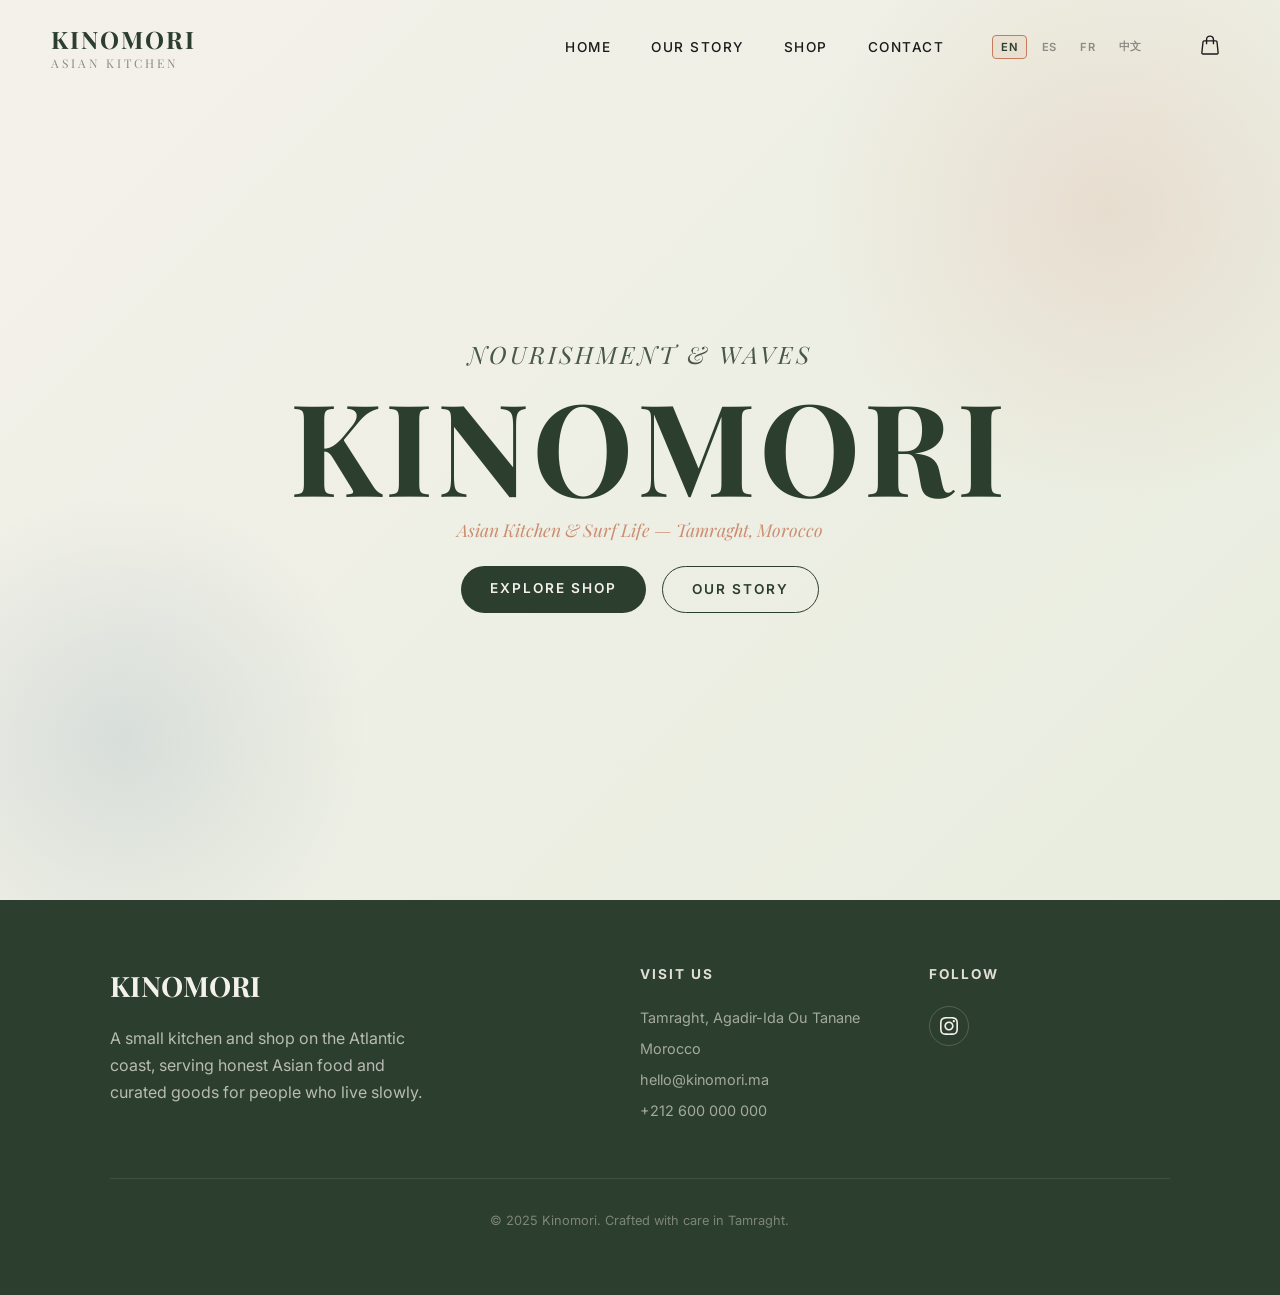
<file: index.html>
<!DOCTYPE html>
<html lang="en">
<head>
  <meta charset="UTF-8">
  <meta name="viewport" content="width=device-width, initial-scale=1.0">
  <meta data-i18n-title="meta.home_title">
  <title>Kinomori — Asian Kitchen & Surf Life | Tamraght, Morocco</title>
  <meta name="description" content="Kinomori: Asian cuisine & lifestyle in Tamraght, Morocco. Fresh flavors, surf vibes, and mindful living.">

  <link rel="preconnect" href="https://fonts.googleapis.com">
  <link rel="preconnect" href="https://fonts.gstatic.com" crossorigin>
  <link href="https://fonts.googleapis.com/css2?family=Inter:wght@300;400;500;600;700&family=Playfair+Display:ital,wght@0,400;0,700;1,400&display=swap" rel="stylesheet">
  <link rel="stylesheet" href="css/style.css">
  <style>
    /* ===== LANDING: Fullscreen hero, scroll to footer ===== */
    .hero {
      height: 100dvh;
      min-height: 100dvh;
      display: flex;
      flex-direction: column;
      justify-content: center;
      align-items: center;
      padding: 5rem 5% 2rem;
      position: relative;
    }
    .hero .scroll-indicator {
      display: none;
    }
    .hero-content {
      text-align: center;
      max-width: 700px;
      width: 100%;
    }
    .hero-subtitle {
      font-family: 'Playfair Display', serif;
      font-style: italic;
      font-size: clamp(0.95rem, 3vw, 1.5rem);
      color: var(--forest);
      opacity: 0.85;
      margin-bottom: 0.2rem;
    }
    .hero-content h1 {
      font-size: clamp(3.5rem, 12vw, 8rem);
      line-height: 1.05;
      margin-bottom: 0.4rem;
    }
    .hero-location {
      font-size: clamp(0.85rem, 2.2vw, 1.1rem);
      max-width: 90%;
      margin: 0 auto 1.5rem;
      line-height: 1.4;
      opacity: 0.85;
    }
    .hero-buttons {
      display: flex;
      gap: 1rem;
      justify-content: center;
      flex-wrap: wrap;
    }
    .hero-buttons .btn {
      padding: 0.7rem 1.8rem;
      font-size: 0.85rem;
    }

    /* Footer: normal flow below hero */
    footer.contact {
      padding: 4rem 5%;
    }

    /* ===== MOBILE ===== */
    @media (max-width: 480px) {
      .hero {
        padding: 4.5rem 5% 1.5rem;
      }
      .hero-content h1 {
        font-size: clamp(3rem, 14vw, 5.5rem);
      }
      .hero-subtitle {
        font-size: 0.95rem;
      }
      .hero-location {
        font-size: 0.82rem;
        margin-bottom: 1.2rem;
      }
      .hero-buttons .btn {
        padding: 0.6rem 1.5rem;
        font-size: 0.82rem;
      }
      footer.contact {
        padding: 2.5rem 5%;
      }
    }
  </style>
</head>
<body>

  <!-- Navbar injected by components.js -->
  <nav class="navbar" id="navbar"></nav>

  <!-- ==================== HERO (fullscreen) ==================== -->
  <section class="hero" id="home">
    <div class="hero-content">
      <p class="hero-subtitle" data-i18n="hero.subtitle">Nourishment & Waves</p>
      <h1 data-i18n="hero.title">KINOMORI</h1>
      <p class="hero-location" data-i18n="hero.location">Asian Kitchen & Surf Life — Tamraght, Morocco</p>
      <div class="hero-buttons">
        <a href="shop.html" class="btn btn-primary" data-i18n="hero.btn_shop">Explore Shop</a>
        <a href="story.html" class="btn btn-outline" data-i18n="hero.btn_story">Our Story</a>
      </div>
    </div>
  </section>

  <!-- ==================== FOOTER (scroll down to see) ==================== -->
  <footer class="contact" id="footer"></footer>

  <script src="js/i18n.js"></script>
  <script src="js/components.js"></script>
  <script src="js/cart.js"></script>
  <script src="js/main.js"></script>
</body>
</html>
</file>
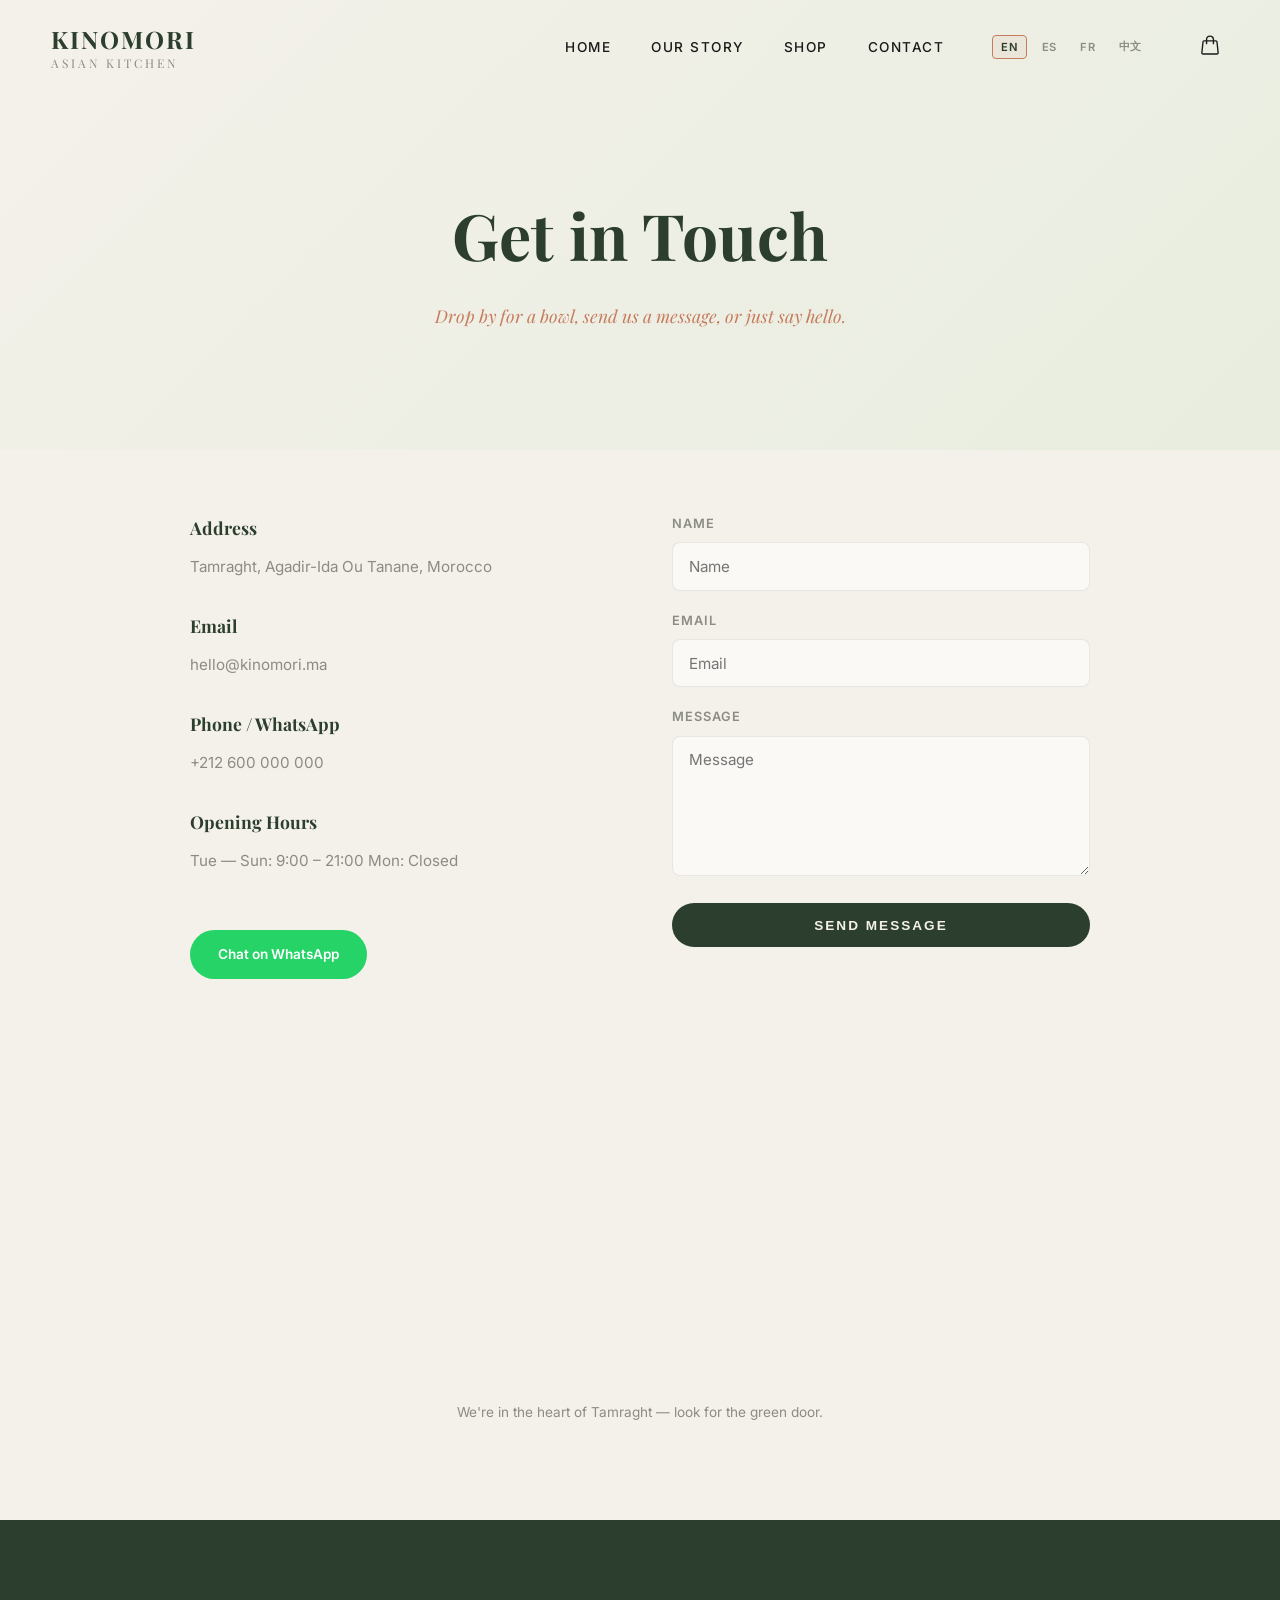
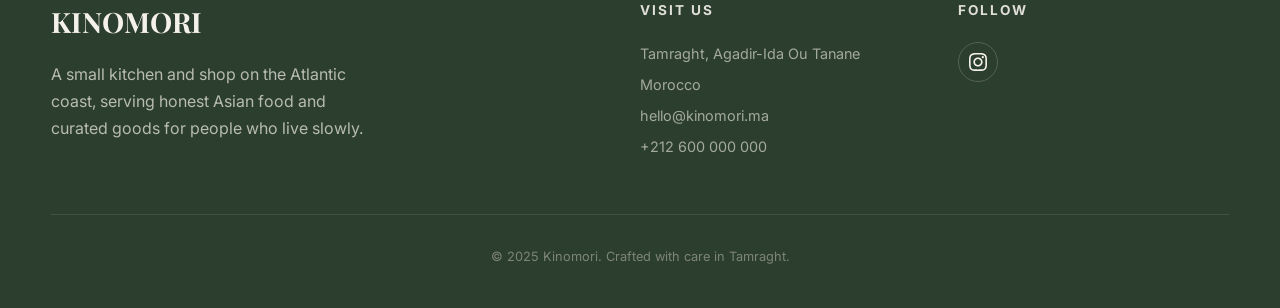
<file: contact.html>
<!DOCTYPE html>
<html lang="en">
<head>
  <meta charset="UTF-8">
  <meta name="viewport" content="width=device-width, initial-scale=1.0">
  <meta data-i18n-title="meta.contact_title">
  <title>Contact | Kinomori — Tamraght, Morocco</title>
  <meta name="description" content="Get in touch with Kinomori in Tamraght, Morocco. Visit us, send a message, or chat on WhatsApp.">

  <link rel="preconnect" href="https://fonts.googleapis.com">
  <link rel="preconnect" href="https://fonts.gstatic.com" crossorigin>
  <link href="https://fonts.googleapis.com/css2?family=Inter:wght@300;400;500;600;700&family=Playfair+Display:ital,wght@0,400;0,700;1,400&display=swap" rel="stylesheet">
  <link rel="stylesheet" href="css/style.css">
</head>
<body>

  <nav class="navbar" id="navbar"></nav>

  <!-- ==================== PAGE HEADER ==================== -->
  <header class="page-header">
    <div>
      <h1 data-i18n="contact.heading">Get in Touch</h1>
      <p data-i18n="contact.subheading">Drop by for a bowl, send us a message, or just say hello.</p>
    </div>
  </header>

  <!-- ==================== CONTACT ==================== -->
  <section class="section contact-section">
    <div class="container">
      <div class="contact-grid-modern reveal">
        <div class="contact-info-side">
          <div class="contact-info-block" style="margin-bottom:2rem;">
            <h4 data-i18n="contact.address_label">Address</h4>
            <p data-i18n="contact.address">Tamraght, Agadir-Ida Ou Tanane, Morocco</p>
          </div>
          <div class="contact-info-block" style="margin-bottom:2rem;">
            <h4 data-i18n="contact.email_label">Email</h4>
            <a href="mailto:hello@kinomori.ma">hello@kinomori.ma</a>
          </div>
          <div class="contact-info-block" style="margin-bottom:2rem;">
            <h4 data-i18n="contact.phone_label">Phone / WhatsApp</h4>
            <a href="https://wa.me/212600000000" target="_blank">+212 600 000 000</a>
          </div>
          <div class="contact-info-block" style="margin-bottom:2rem;">
            <h4 data-i18n="contact.hours_label">Opening Hours</h4>
            <p data-i18n="contact.hours">Tue — Sun: 9:00 – 21:00<br>Mon: Closed</p>
          </div>
          <a href="https://wa.me/212600000000" target="_blank" class="whatsapp-cta" data-i18n="contact.whatsapp_btn">Chat on WhatsApp</a>
        </div>

        <div class="contact-form-side">
          <form class="contact-form" action="mailto:hello@kinomori.ma" method="post" enctype="text/plain">
            <label for="name" data-i18n="contact.form_name">Name</label>
            <input type="text" id="name" name="name" required data-i18n-placeholder="contact.form_name">

            <label for="email" data-i18n="contact.form_email">Email</label>
            <input type="email" id="email" name="email" required data-i18n-placeholder="contact.form_email">

            <label for="message" data-i18n="contact.form_message">Message</label>
            <textarea id="message" name="message" required data-i18n-placeholder="contact.form_message"></textarea>

            <button type="submit" class="btn btn-primary" style="width:100%;" data-i18n="contact.form_submit">Send Message</button>
          </form>
        </div>
      </div>

      <div class="reveal" style="margin-top:3rem; text-align:center;">
        <iframe
          class="map-embed"
          src="https://www.google.com/maps/embed?pb=!1m18!1m12!1m3!1d13746.5!2d-9.68!3d30.51!2m3!1f0!2f0!3f0!3m2!1i1024!2i768!4f13.1!3m3!1m2!1s0xdb1f949df9eb8c5%3A0x71c135ce8f4f4c2f!2sTamraght!5e0!3m2!1sen!2sma!4v1700000000000"
          allowfullscreen=""
          loading="lazy"
          referrerpolicy="no-referrer-when-downgrade">
        </iframe>
        <p style="margin-top:1rem; font-size:0.85rem; color:var(--stone);" data-i18n="contact.map_caption">We're in the heart of Tamraght — look for the green door.</p>
      </div>
    </div>
  </section>

  <footer class="contact" id="footer"></footer>

  <script src="js/i18n.js"></script>
  <script src="js/components.js"></script>
  <script src="js/cart.js"></script>
  <script src="js/main.js"></script>
</body>
</html>
</file>
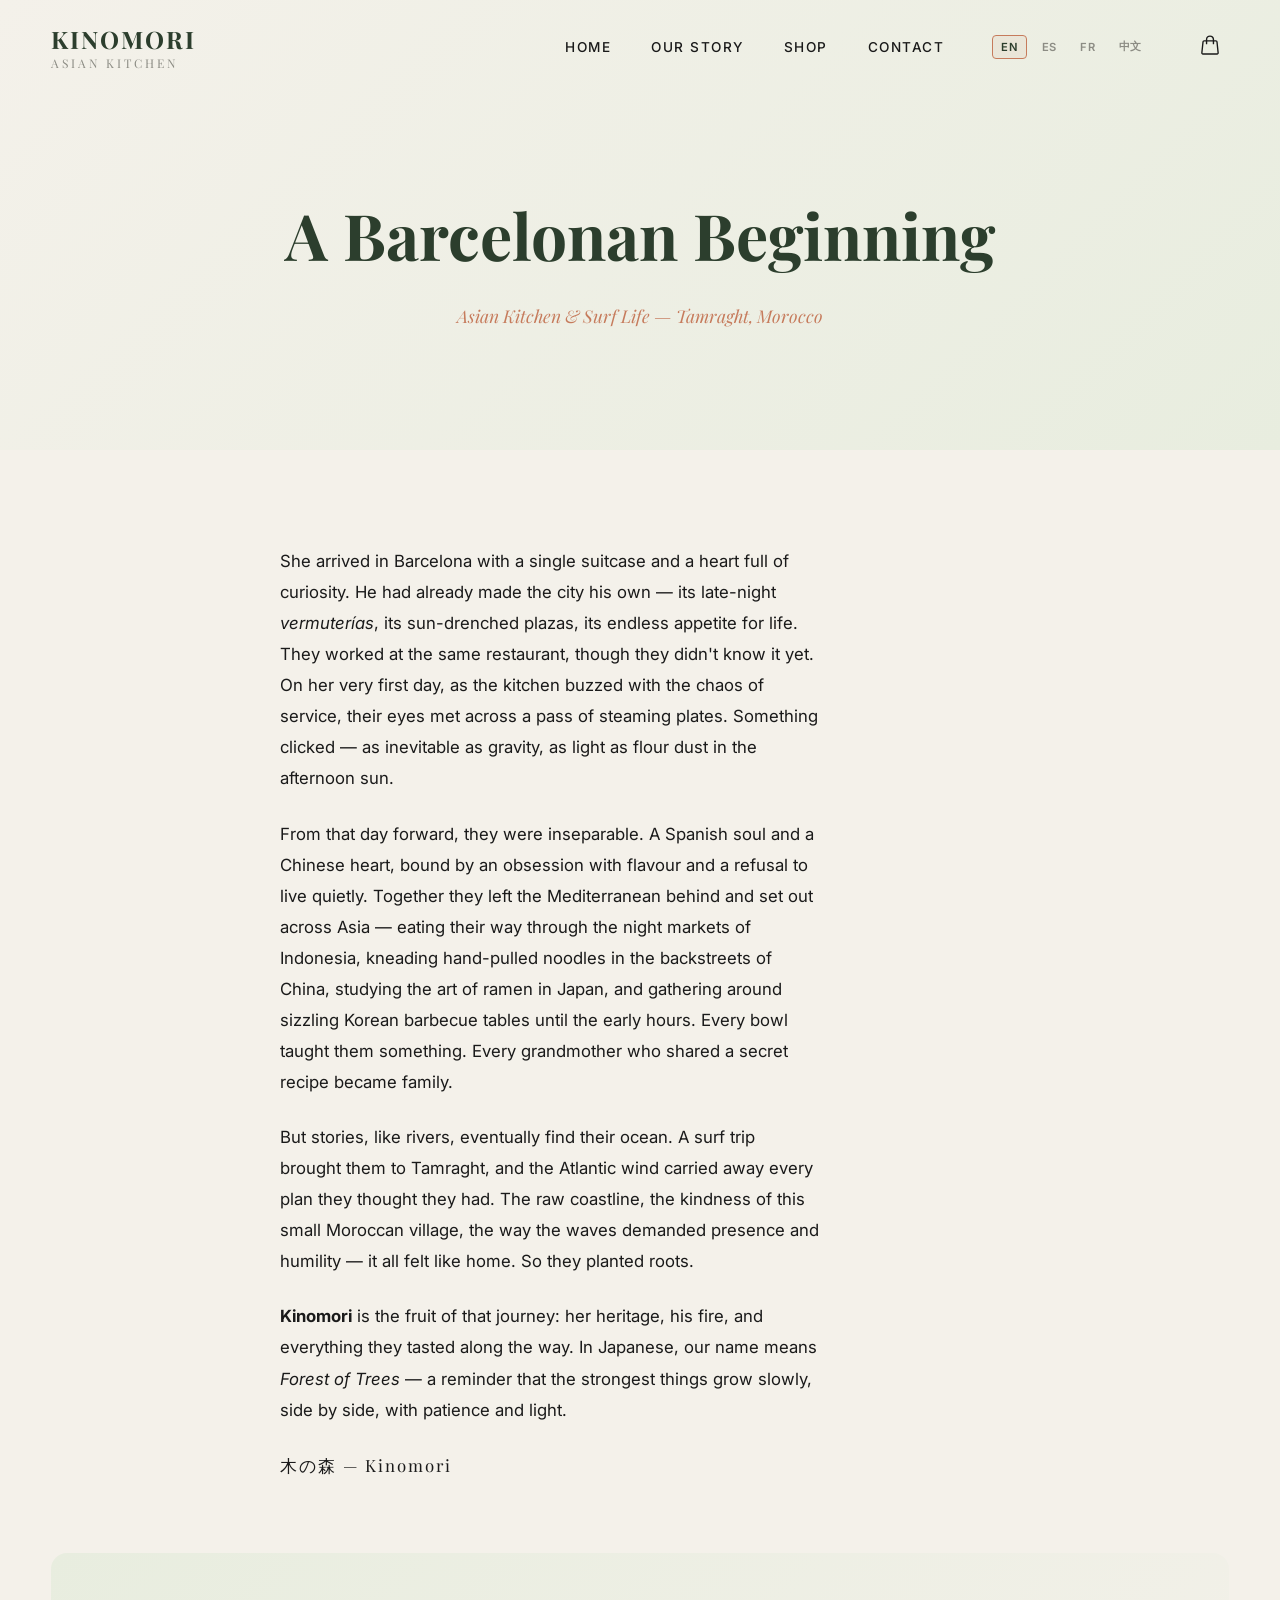
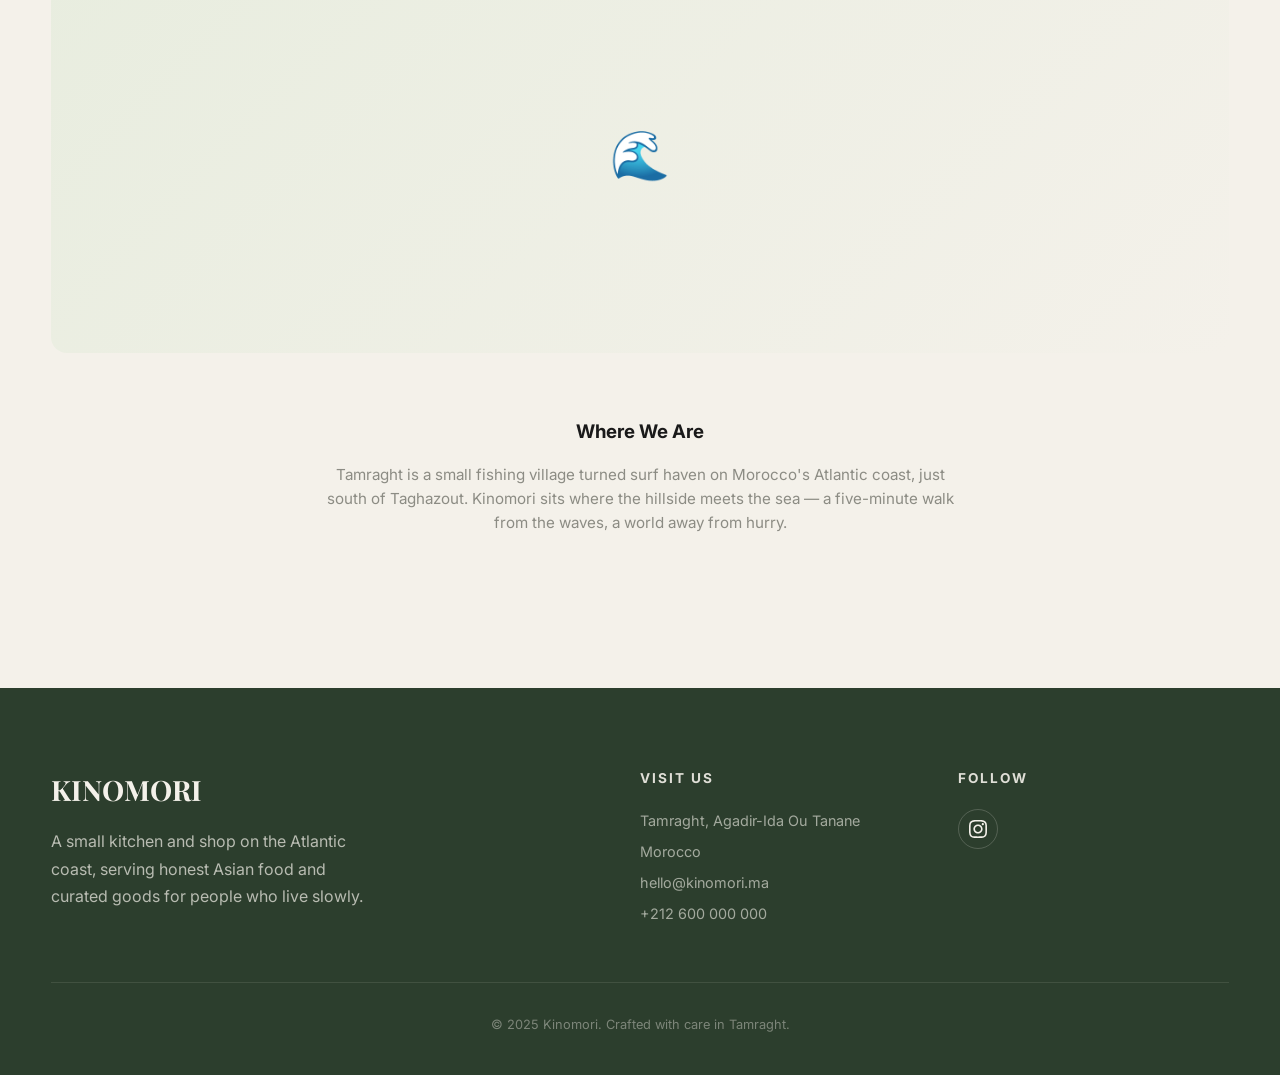
<file: story.html>
<!DOCTYPE html>
<html lang="en">
<head>
  <meta charset="UTF-8">
  <meta name="viewport" content="width=device-width, initial-scale=1.0">
  <meta data-i18n-title="meta.story_title">
  <title>Our Story | Kinomori — Tamraght, Morocco</title>
  <meta name="description" content="How a Spanish soul and a Chinese heart met in Barcelona and built Kinomori in Tamraght, Morocco.">

  <link rel="preconnect" href="https://fonts.googleapis.com">
  <link rel="preconnect" href="https://fonts.gstatic.com" crossorigin>
  <link href="https://fonts.googleapis.com/css2?family=Inter:wght@300;400;500;600;700&family=Playfair+Display:ital,wght@0,400;0,700;1,400&display=swap" rel="stylesheet">
  <link rel="stylesheet" href="css/style.css">
</head>
<body class="story-page">

  <nav class="navbar" id="navbar"></nav>

  <!-- ==================== PAGE HEADER ==================== -->
  <header class="page-header">
    <div>
      <h1 data-i18n="story.heading">A Barcelonan Beginning</h1>
      <p data-i18n="hero.location">Asian Kitchen & Surf Life — Tamraght, Morocco</p>
    </div>
  </header>

  <!-- ==================== STORY ==================== -->
  <section class="section">
    <div class="container">
      <div class="story-grid reveal">
        <div class="story-text">
          <p data-i18n-html="story.p1">She arrived in Barcelona with a single suitcase and a heart full of curiosity. He had already made the city his own — its late-night <em>vermuterías</em>, its sun-drenched plazas, its endless appetite for life. They worked at the same restaurant, though they didn't know it yet. On her very first day, as the kitchen buzzed with the chaos of service, their eyes met across a pass of steaming plates. Something clicked — as inevitable as gravity, as light as flour dust in the afternoon sun.</p>
          <p data-i18n-html="story.p2">From that day forward, they were inseparable. A Spanish soul and a Chinese heart, bound by an obsession with flavour and a refusal to live quietly. Together they left the Mediterranean behind and set out across Asia — eating their way through the night markets of Indonesia, kneading hand-pulled noodles in the backstreets of China, studying the art of ramen in Japan, and gathering around sizzling Korean barbecue tables until the early hours. Every bowl taught them something. Every grandmother who shared a secret recipe became family.</p>
          <p data-i18n-html="story.p3">But stories, like rivers, eventually find their ocean. A surf trip brought them to Tamraght, and the Atlantic wind carried away every plan they thought they had. The raw coastline, the kindness of this small Moroccan village, the way the waves demanded presence and humility — it all felt like home. So they planted roots.</p>
          <p data-i18n-html="story.p4"><strong>Kinomori</strong> is the fruit of that journey: her heritage, his fire, and everything they tasted along the way. In Japanese, our name means <em>Forest of Trees</em> — a reminder that the strongest things grow slowly, side by side, with patience and light.</p>
          <p class="japanese-name" data-i18n="story.japanese_name">木の森 — Kinomori</p>
        </div>
      </div>

      <div class="story-visual-full reveal">🌊</div>

      <div class="section-header reveal" style="margin-top:4rem;">
        <h3 data-i18n="story.cta_heading">Where We Are</h3>
        <p data-i18n="story.cta_text" style="max-width:640px;margin:1rem auto 0;">Tamraght is a small fishing village turned surf haven on Morocco's Atlantic coast, just south of Taghazout. Kinomori sits where the hillside meets the sea — a five-minute walk from the waves, a world away from hurry.</p>
      </div>
    </div>
  </section>

  <footer class="contact" id="footer"></footer>

  <script src="js/i18n.js"></script>
  <script src="js/components.js"></script>
  <script src="js/cart.js"></script>
  <script src="js/main.js"></script>
</body>
</html>
</file>
<file: css/style.css>
/* =========================================
   KINOMORI — Asian Kitchen & Surf Life
   Tamraght, Morocco
   ========================================= */

/* CSS Variables */
:root {
  --forest: #2C3E2D;
  --sand: #F4F1EA;
  --terracotta: #C67B5C;
  --ocean: #2B5F82;
  --charcoal: #1A1A1A;
  --cream: #FAF9F6;
  --stone: #8C8C84;
  --light-forest: #E8EDDF;

  --font-heading: 'Playfair Display', Georgia, serif;
  --font-body: 'Inter', system-ui, sans-serif;

  --shadow-sm: 0 1px 2px rgba(0,0,0,0.05);
  --shadow-md: 0 4px 12px rgba(0,0,0,0.08);
  --shadow-lg: 0 12px 40px rgba(0,0,0,0.12);
  --radius: 8px;
  --radius-lg: 16px;
  --transition: all 0.3s cubic-bezier(0.4, 0, 0.2, 1);
}

/* Reset & Base */
*, *::before, *::after {
  margin: 0;
  padding: 0;
  box-sizing: border-box;
}

html {
  scroll-behavior: smooth;
  font-size: 16px;
}

body {
  font-family: var(--font-body);
  background-color: var(--sand);
  color: var(--charcoal);
  line-height: 1.6;
  overflow-x: hidden;
}

img {
  max-width: 100%;
  display: block;
}

a {
  text-decoration: none;
  color: inherit;
}

ul {
  list-style: none;
}

/* Utility */
.container {
  width: 92%;
  max-width: 1200px;
  margin: 0 auto;
}

.reveal {
  opacity: 0;
  transform: translateY(24px);
  transition: opacity 0.8s ease, transform 0.8s ease;
}
.reveal.visible {
  opacity: 1;
  transform: translateY(0);
}

/* =========================================
   NAVIGATION
   ========================================= */
.navbar {
  position: fixed;
  top: 0;
  left: 0;
  width: 100%;
  z-index: 1000;
  padding: 1.25rem 0;
  transition: var(--transition);
}

.navbar.scrolled {
  background: rgba(244, 241, 234, 0.85);
  backdrop-filter: blur(12px);
  -webkit-backdrop-filter: blur(12px);
  box-shadow: var(--shadow-sm);
  padding: 0.75rem 0;
}

.navbar .container {
  display: flex;
  align-items: center;
  justify-content: space-between;
}

.logo {
  font-family: var(--font-heading);
  font-size: 1.5rem;
  font-weight: 700;
  letter-spacing: 2px;
  color: var(--forest);
}

.logo span {
  font-weight: 400;
  font-size: 0.75rem;
  display: block;
  letter-spacing: 3px;
  text-transform: uppercase;
  color: var(--stone);
  margin-top: -4px;
}

.nav-links {
  display: flex;
  gap: 2.5rem;
  align-items: center;
}

.nav-links a {
  font-size: 0.85rem;
  font-weight: 500;
  text-transform: uppercase;
  letter-spacing: 1.5px;
  color: var(--charcoal);
  position: relative;
  padding-bottom: 4px;
}

.nav-links a::after {
  content: '';
  position: absolute;
  bottom: 0;
  left: 0;
  width: 0;
  height: 1.5px;
  background: var(--terracotta);
  transition: width 0.3s ease;
}

.nav-links a:hover::after {
  width: 100%;
}

.cart-trigger {
  position: relative;
  background: none;
  border: none;
  cursor: pointer;
  padding: 0.5rem;
}

.cart-trigger svg {
  width: 22px;
  height: 22px;
  stroke: var(--charcoal);
}

.cart-count {
  position: absolute;
  top: -2px;
  right: -6px;
  background: var(--terracotta);
  color: white;
  font-size: 0.65rem;
  font-weight: 700;
  width: 16px;
  height: 16px;
  border-radius: 50%;
  display: grid;
  place-items: center;
}

.mobile-toggle {
  display: none;
  background: none;
  border: none;
  cursor: pointer;
}

/* =========================================
   HERO
   ========================================= */
.hero {
  min-height: 100vh;
  display: flex;
  align-items: center;
  justify-content: center;
  position: relative;
  background: linear-gradient(135deg, var(--sand) 0%, var(--light-forest) 100%);
  overflow: hidden;
  text-align: center;
  padding: 6rem 1rem 4rem;
}

.hero::before {
  content: '';
  position: absolute;
  top: -10%;
  right: -10%;
  width: 600px;
  height: 600px;
  background: radial-gradient(circle, rgba(198,123,92,0.15) 0%, transparent 70%);
  border-radius: 50%;
  animation: float 8s ease-in-out infinite;
}

.hero::after {
  content: '';
  position: absolute;
  bottom: -10%;
  left: -10%;
  width: 500px;
  height: 500px;
  background: radial-gradient(circle, rgba(43,95,130,0.12) 0%, transparent 70%);
  border-radius: 50%;
  animation: float 10s ease-in-out infinite reverse;
}

@keyframes float {
  0%, 100% { transform: translate(0, 0); }
  50% { transform: translate(-20px, 20px); }
}

.hero-content {
  position: relative;
  z-index: 2;
}

.hero h1 {
  font-family: var(--font-heading);
  font-size: clamp(3.5rem, 10vw, 7rem);
  font-weight: 700;
  color: var(--forest);
  line-height: 1;
  letter-spacing: 4px;
  margin-bottom: 1rem;
}

.hero-subtitle {
  font-size: clamp(1rem, 2vw, 1.25rem);
  color: var(--stone);
  font-weight: 300;
  letter-spacing: 3px;
  text-transform: uppercase;
  margin-bottom: 0.5rem;
}

.hero-location {
  font-family: var(--font-heading);
  font-style: italic;
  color: var(--terracotta);
  font-size: 1.1rem;
  margin-bottom: 2.5rem;
}

.hero-buttons {
  display: flex;
  gap: 1rem;
  justify-content: center;
  flex-wrap: wrap;
}

.btn {
  display: inline-block;
  padding: 0.9rem 2rem;
  font-size: 0.85rem;
  font-weight: 600;
  text-transform: uppercase;
  letter-spacing: 2px;
  border-radius: 100px;
  transition: var(--transition);
  cursor: pointer;
  border: none;
}

.btn-primary {
  background: var(--forest);
  color: var(--sand);
}

.btn-primary:hover {
  background: var(--charcoal);
  transform: translateY(-2px);
  box-shadow: var(--shadow-md);
}

.btn-outline {
  background: transparent;
  color: var(--forest);
  border: 1.5px solid var(--forest);
}

.btn-outline:hover {
  background: var(--forest);
  color: var(--sand);
}

.scroll-indicator {
  position: absolute;
  bottom: 2rem;
  left: 50%;
  transform: translateX(-50%);
  display: flex;
  flex-direction: column;
  align-items: center;
  gap: 0.5rem;
  color: var(--stone);
  font-size: 0.7rem;
  text-transform: uppercase;
  letter-spacing: 2px;
  animation: bounce 2s infinite;
}

@keyframes bounce {
  0%, 100% { transform: translateX(-50%) translateY(0); }
  50% { transform: translateX(-50%) translateY(8px); }
}

/* =========================================
   SECTIONS COMMON
   ========================================= */
.section {
  padding: 6rem 0;
}

.section-header {
  text-align: center;
  margin-bottom: 3.5rem;
}

.section-header h2 {
  font-family: var(--font-heading);
  font-size: clamp(2rem, 4vw, 3rem);
  color: var(--forest);
  margin-bottom: 0.75rem;
}

.section-header p {
  color: var(--stone);
  font-size: 0.95rem;
  max-width: 500px;
  margin: 0 auto;
}

/* =========================================
   OUR STORY
   ========================================= */
.story-grid {
  display: grid;
  grid-template-columns: 1fr 1fr;
  gap: 4rem;
  align-items: center;
}

.story-text {
  max-width: 540px;
}

.story-text h3 {
  font-family: var(--font-heading);
  font-size: 2rem;
  color: var(--forest);
  margin-bottom: 1.5rem;
}

.story-text p {
  margin-bottom: 1.25rem;
  color: var(--charcoal);
  font-size: 1.05rem;
  line-height: 1.7;
}

.story-visual {
  position: relative;
  height: 500px;
  border-radius: var(--radius-lg);
  overflow: hidden;
  background: linear-gradient(135deg, var(--light-forest), var(--sand));
  display: flex;
  align-items: center;
  justify-content: center;
}

.story-visual::before {
  content: '木\Aの\A森';
  white-space: pre;
  text-align: center;
  font-family: var(--font-heading);
  font-size: 4rem;
  color: var(--forest);
  opacity: 0.15;
  line-height: 1.2;
}

.japanese-name {
  font-family: var(--font-heading);
  color: var(--terracotta);
  font-size: 1.1rem;
  letter-spacing: 2px;
  margin-top: 1.5rem;
}

/* =========================================
   PHILOSOPHY
   ========================================= */
.philosophy {
  background: var(--cream);
}

.philo-grid {
  display: grid;
  grid-template-columns: repeat(3, 1fr);
  gap: 2.5rem;
}

.philo-card {
  background: var(--sand);
  padding: 3rem 2rem;
  border-radius: var(--radius-lg);
  text-align: center;
  transition: var(--transition);
  border: 1px solid rgba(0,0,0,0.04);
}

.philo-card:hover {
  transform: translateY(-6px);
  box-shadow: var(--shadow-lg);
}

.philo-icon {
  font-size: 2.5rem;
  margin-bottom: 1.25rem;
}

.philo-card h3 {
  font-family: var(--font-heading);
  font-size: 1.35rem;
  color: var(--forest);
  margin-bottom: 0.75rem;
}

.philo-card p {
  color: var(--stone);
  font-size: 0.95rem;
  line-height: 1.6;
}

/* =========================================
   SHOP
   ========================================= */
.shop-filters {
  display: flex;
  justify-content: center;
  gap: 0.75rem;
  margin-bottom: 3rem;
  flex-wrap: wrap;
}

.filter-btn {
  padding: 0.5rem 1.25rem;
  border-radius: 100px;
  border: 1px solid rgba(0,0,0,0.1);
  background: transparent;
  font-family: var(--font-body);
  font-size: 0.8rem;
  font-weight: 500;
  text-transform: uppercase;
  letter-spacing: 1px;
  cursor: pointer;
  transition: var(--transition);
  color: var(--stone);
}

.filter-btn:hover,
.filter-btn.active {
  background: var(--forest);
  color: var(--sand);
  border-color: var(--forest);
}

.products-grid {
  display: grid;
  grid-template-columns: repeat(3, 1fr);
  gap: 2rem;
}

.product-card {
  background: var(--cream);
  border-radius: var(--radius);
  overflow: hidden;
  transition: var(--transition);
  border: 1px solid rgba(0,0,0,0.04);
}

.product-card:hover {
  transform: translateY(-4px);
  box-shadow: var(--shadow-md);
}

.product-card.hidden {
  display: none;
}

.product-image {
  height: 260px;
  width: 100%;
  object-fit: cover;
  display: block;
}

.product-image.clothing { background: linear-gradient(135deg, #E6D5C3, #D4C4B0); }
.product-image.accessories { background: linear-gradient(135deg, #C8D5B9, #B5C4A8); }
.product-image.home { background: linear-gradient(135deg, #E2CFC4, #D1BFAE); }
.product-image.skincare { background: linear-gradient(135deg, #F0E6D2, #E5D9C3); }
.product-image.yoga { background: linear-gradient(135deg, #C4D4D9, #B0C4C9); }
.product-image.surf { background: linear-gradient(135deg, #B8C9D9, #A5B8C9); }

.product-info {
  padding: 1.25rem;
}

.product-category {
  font-size: 0.7rem;
  text-transform: uppercase;
  letter-spacing: 1.5px;
  color: var(--stone);
  margin-bottom: 0.35rem;
}

.product-name {
  font-family: var(--font-heading);
  font-size: 1.1rem;
  color: var(--forest);
  margin-bottom: 0.5rem;
}

.product-price {
  font-weight: 600;
  color: var(--charcoal);
  font-size: 1rem;
  margin-bottom: 1rem;
}

.add-to-cart {
  width: 100%;
  padding: 0.65rem;
  border-radius: var(--radius);
  border: none;
  background: var(--forest);
  color: var(--sand);
  font-family: var(--font-body);
  font-size: 0.8rem;
  font-weight: 600;
  text-transform: uppercase;
  letter-spacing: 1px;
  cursor: pointer;
  transition: var(--transition);
}

.add-to-cart:hover {
  background: var(--charcoal);
}

/* =========================================
   CART DRAWER
   ========================================= */
.cart-overlay {
  position: fixed;
  inset: 0;
  background: rgba(0,0,0,0.4);
  z-index: 2000;
  opacity: 0;
  visibility: hidden;
  transition: var(--transition);
}

.cart-overlay.open {
  opacity: 1;
  visibility: visible;
}

.cart-drawer {
  position: fixed;
  top: 0;
  right: 0;
  width: 100%;
  max-width: 420px;
  height: 100%;
  background: var(--sand);
  z-index: 2001;
  transform: translateX(100%);
  transition: transform 0.4s cubic-bezier(0.4, 0, 0.2, 1);
  display: flex;
  flex-direction: column;
}

.cart-drawer.open {
  transform: translateX(0);
}

.cart-header {
  padding: 1.5rem;
  border-bottom: 1px solid rgba(0,0,0,0.06);
  display: flex;
  justify-content: space-between;
  align-items: center;
}

.cart-header h3 {
  font-family: var(--font-heading);
  font-size: 1.25rem;
  color: var(--forest);
}

.close-cart {
  background: none;
  border: none;
  font-size: 1.5rem;
  cursor: pointer;
  color: var(--stone);
  line-height: 1;
}

.cart-items {
  flex: 1;
  overflow-y: auto;
  padding: 1rem 1.5rem;
}

.cart-empty {
  text-align: center;
  color: var(--stone);
  padding: 3rem 1rem;
}

.cart-item {
  display: flex;
  gap: 1rem;
  padding: 1rem 0;
  border-bottom: 1px solid rgba(0,0,0,0.04);
  align-items: center;
}

.cart-item-image {
  width: 60px;
  height: 60px;
  border-radius: var(--radius);
  display: grid;
  place-items: center;
  font-size: 1.5rem;
  flex-shrink: 0;
}

.cart-item-details {
  flex: 1;
}

.cart-item-name {
  font-weight: 600;
  font-size: 0.9rem;
  color: var(--forest);
  margin-bottom: 0.25rem;
}

.cart-item-price {
  font-size: 0.85rem;
  color: var(--stone);
}

.cart-item-actions {
  display: flex;
  align-items: center;
  gap: 0.75rem;
}

.qty-btn {
  width: 28px;
  height: 28px;
  border-radius: 50%;
  border: 1px solid rgba(0,0,0,0.1);
  background: none;
  cursor: pointer;
  display: grid;
  place-items: center;
  font-size: 1rem;
  color: var(--charcoal);
}

.remove-item {
  background: none;
  border: none;
  color: var(--terracotta);
  font-size: 0.75rem;
  cursor: pointer;
  text-transform: uppercase;
  letter-spacing: 0.5px;
  margin-left: 0.5rem;
}

.cart-footer {
  padding: 1.5rem;
  border-top: 1px solid rgba(0,0,0,0.06);
  background: var(--cream);
}

.cart-total {
  display: flex;
  justify-content: space-between;
  font-family: var(--font-heading);
  font-size: 1.25rem;
  color: var(--forest);
  margin-bottom: 1rem;
}

.checkout-btn {
  width: 100%;
  padding: 1rem;
  background: var(--terracotta);
  color: white;
  border: none;
  border-radius: var(--radius);
  font-family: var(--font-body);
  font-weight: 600;
  text-transform: uppercase;
  letter-spacing: 1.5px;
  cursor: pointer;
  transition: var(--transition);
  text-align: center;
  display: block;
}

.checkout-btn:hover {
  background: #B56A4B;
}

/* =========================================
   CONTACT / FOOTER
   ========================================= */
.contact {
  background: var(--forest);
  color: var(--sand);
  padding: 5rem 0 2.5rem;
}

.contact-grid {
  display: grid;
  grid-template-columns: 2fr 1fr 1fr;
  gap: 3rem;
  margin-bottom: 3rem;
}

.contact-brand h3 {
  font-family: var(--font-heading);
  font-size: 1.75rem;
  margin-bottom: 1rem;
}

.contact-brand p {
  color: rgba(244, 241, 234, 0.7);
  line-height: 1.7;
  max-width: 320px;
}

.contact-links h4,
.contact-social h4 {
  font-size: 0.85rem;
  text-transform: uppercase;
  letter-spacing: 2px;
  margin-bottom: 1.25rem;
  color: rgba(244, 241, 234, 0.9);
}

.contact-links a {
  display: block;
  color: rgba(244, 241, 234, 0.6);
  margin-bottom: 0.5rem;
  font-size: 0.9rem;
  transition: color 0.2s;
}

.contact-links a:hover {
  color: var(--sand);
}

.social-icon {
  display: inline-flex;
  align-items: center;
  justify-content: center;
  width: 40px;
  height: 40px;
  border-radius: 50%;
  border: 1px solid rgba(244, 241, 234, 0.2);
  color: var(--sand);
  transition: var(--transition);
}

.social-icon:hover {
  background: var(--sand);
  color: var(--forest);
}

.footer-bottom {
  border-top: 1px solid rgba(244, 241, 234, 0.1);
  padding-top: 2rem;
  text-align: center;
  font-size: 0.8rem;
  color: rgba(244, 241, 234, 0.4);
}

/* =========================================
   LANGUAGE SELECTOR
   ========================================= */
.lang-selector-wrap {
  display: flex;
  gap: 0.35rem;
  align-items: center;
  margin-left: 0.5rem;
}

.lang-btn {
  background: none;
  border: 1px solid transparent;
  color: var(--stone);
  font-size: 0.7rem;
  font-weight: 600;
  letter-spacing: 0.5px;
  padding: 0.25rem 0.5rem;
  border-radius: 4px;
  cursor: pointer;
  transition: var(--transition);
  font-family: var(--font-body);
}

.lang-btn:hover {
  color: var(--forest);
  border-color: var(--stone);
}

.lang-btn.active {
  color: var(--forest);
  border-color: var(--terracotta);
  background: rgba(198, 123, 92, 0.08);
}

/* =========================================
   PAGE HEADER (for sub-pages)
   ========================================= */
.page-header {
  min-height: 50vh;
  display: flex;
  align-items: center;
  justify-content: center;
  text-align: center;
  background: linear-gradient(135deg, var(--sand) 0%, var(--light-forest) 100%);
  padding: 8rem 1rem 4rem;
  position: relative;
}

.page-header h1 {
  font-family: var(--font-heading);
  font-size: clamp(2.5rem, 6vw, 4rem);
  color: var(--forest);
  margin-bottom: 1rem;
}

.page-header p {
  font-family: var(--font-heading);
  font-style: italic;
  color: var(--terracotta);
  font-size: 1.1rem;
  max-width: 500px;
  margin: 0 auto;
}

/* =========================================
   CONTACT PAGE
   ========================================= */
.contact-section {
  padding: 4rem 0 6rem;
}

.contact-grid-modern {
  display: grid;
  grid-template-columns: 1fr 1fr;
  gap: 4rem;
  max-width: 900px;
  margin: 0 auto;
}

@media (max-width: 768px) {
  .contact-grid-modern {
    grid-template-columns: 1fr;
    gap: 2.5rem;
  }
}

.contact-info-block h4 {
  font-family: var(--font-heading);
  font-size: 1.1rem;
  color: var(--forest);
  margin-bottom: 0.75rem;
}

.contact-info-block p,
.contact-info-block a {
  color: var(--stone);
  font-size: 0.95rem;
  line-height: 1.7;
  display: block;
}

.contact-info-block a:hover {
  color: var(--terracotta);
}

.contact-form label {
  display: block;
  font-size: 0.8rem;
  font-weight: 600;
  text-transform: uppercase;
  letter-spacing: 1px;
  color: var(--stone);
  margin-bottom: 0.5rem;
}

.contact-form input,
.contact-form textarea {
  width: 100%;
  padding: 0.85rem 1rem;
  border: 1px solid rgba(0,0,0,0.08);
  border-radius: var(--radius);
  background: var(--cream);
  font-family: var(--font-body);
  font-size: 0.95rem;
  color: var(--charcoal);
  margin-bottom: 1.25rem;
  transition: var(--transition);
}

.contact-form input:focus,
.contact-form textarea:focus {
  outline: none;
  border-color: var(--terracotta);
  background: white;
}

.contact-form textarea {
  min-height: 140px;
  resize: vertical;
}

.whatsapp-cta {
  display: inline-flex;
  align-items: center;
  gap: 0.5rem;
  margin-top: 1.5rem;
  background: #25D366;
  color: white;
  padding: 0.85rem 1.75rem;
  border-radius: 100px;
  font-weight: 600;
  font-size: 0.85rem;
  transition: var(--transition);
}

.whatsapp-cta:hover {
  transform: translateY(-2px);
  box-shadow: 0 8px 20px rgba(37, 211, 102, 0.25);
}

.map-embed {
  width: 100%;
  height: 320px;
  border-radius: var(--radius-lg);
  border: none;
  margin-top: 2rem;
  filter: grayscale(0.3) contrast(1.05);
}

/* =========================================
   STORY PAGE
   ========================================= */
.story-page .story-grid {
  grid-template-columns: 1fr;
  max-width: 720px;
  margin: 0 auto;
}

.story-page .story-text p {
  font-size: 1.05rem;
  line-height: 1.85;
  margin-bottom: 1.5rem;
}

.story-visual-full {
  width: 100%;
  height: 400px;
  border-radius: var(--radius-lg);
  background: linear-gradient(135deg, var(--light-forest) 0%, var(--sand) 100%);
  margin: 3rem 0;
  display: flex;
  align-items: center;
  justify-content: center;
  font-family: var(--font-heading);
  font-size: 3rem;
  color: var(--forest);
  opacity: 0.5;
}

/* =========================================
   FEATURED PREVIEW (Home page teaser)
   ========================================= */
.featured-preview {
  text-align: center;
  margin-top: 2rem;
}

.featured-preview .products-grid {
  grid-template-columns: repeat(4, 1fr);
}

@media (max-width: 900px) {
  .featured-preview .products-grid {
    grid-template-columns: repeat(2, 1fr);
  }
}

@media (max-width: 600px) {
  .featured-preview .products-grid {
    grid-template-columns: 1fr;
  }
}

.view-all-btn {
  display: inline-block;
  margin-top: 2.5rem;
  padding: 0.9rem 2.5rem;
  border: 1.5px solid var(--forest);
  color: var(--forest);
  font-size: 0.8rem;
  font-weight: 600;
  text-transform: uppercase;
  letter-spacing: 2px;
  border-radius: 100px;
  transition: var(--transition);
}

.view-all-btn:hover {
  background: var(--forest);
  color: var(--sand);
}

/* =========================================
   MOBILE RESPONSIVE
   ========================================= */
@media (max-width: 900px) {
  .story-grid,
  .contact-grid {
    grid-template-columns: 1fr;
    gap: 2.5rem;
  }

  .philo-grid {
    grid-template-columns: 1fr;
  }

  .products-grid {
    grid-template-columns: repeat(2, 1fr);
  }

  .nav-links {
    display: none;
  }

  .mobile-toggle {
    display: block;
  }

  .nav-links.mobile-open {
    display: flex;
    flex-direction: column;
    position: absolute;
    top: 100%;
    left: 0;
    width: 100%;
    background: var(--sand);
    padding: 1.5rem;
    gap: 1.25rem;
    box-shadow: var(--shadow-md);
  }
}

@media (max-width: 600px) {
  .products-grid {
    grid-template-columns: 1fr;
  }

  .section {
    padding: 4rem 0;
  }

  .cart-drawer {
    max-width: 100%;
  }
}
</file>
